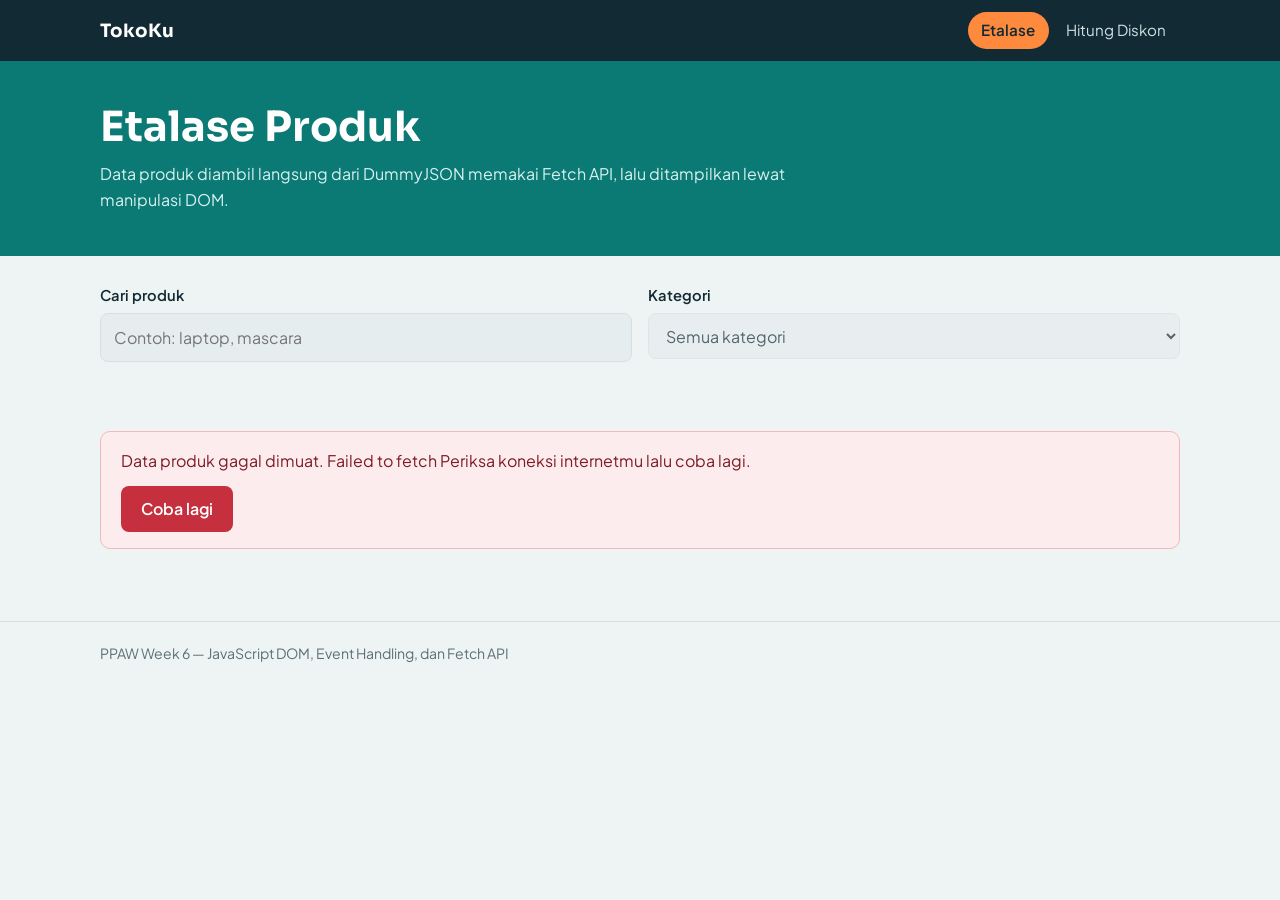
<file: public/index.html>
<!DOCTYPE html>
<html lang="id">
<head>
  <meta charset="UTF-8">
  <meta name="viewport" content="width=device-width, initial-scale=1">
  <title>Etalase Produk — Week 6</title>
  <link rel="preconnect" href="https://fonts.googleapis.com">
  <link rel="preconnect" href="https://fonts.gstatic.com" crossorigin>
  <link href="https://fonts.googleapis.com/css2?family=Plus+Jakarta+Sans:wght@400;500;600&family=Sora:wght@600;700&display=swap" rel="stylesheet">
  <link rel="stylesheet" href="css/style.css">
</head>
<body>
  <header class="site-header">
    <nav class="nav" aria-label="Navigasi utama">
      <span class="brand">TokoKu</span>
      <ul>
        <li><a href="index.html" aria-current="page">Etalase</a></li>
        <li><a href="form.html">Hitung Diskon</a></li>
      </ul>
    </nav>
  </header>

  <main>
    <section class="hero">
      <div class="container">
        <h1>Etalase Produk</h1>
        <p>Data produk diambil langsung dari DummyJSON memakai Fetch API, lalu ditampilkan lewat manipulasi DOM.</p>
      </div>
    </section>

    <section class="container">
      <div class="toolbar">
        <div class="field">
          <label for="search">Cari produk</label>
          <input type="search" id="search" placeholder="Contoh: laptop, mascara" autocomplete="off" disabled>
        </div>
        <div class="field">
          <label for="category">Kategori</label>
          <select id="category" disabled>
            <option value="all">Semua kategori</option>
          </select>
        </div>
      </div>

      <p id="status" class="status" role="status" aria-live="polite"></p>

      <div id="error-box" class="error-box" role="alert" hidden>
        <p id="error-message"></p>
        <button type="button" id="retry-btn" class="btn">Coba lagi</button>
      </div>

      <div id="product-grid" class="grid" aria-busy="true"></div>
    </section>
  </main>

  <footer class="site-footer">
    <div class="container">PPAW Week 6 — JavaScript DOM, Event Handling, dan Fetch API</div>
  </footer>

  <script src="js/index.js"></script>
</body>
</html>
</file>
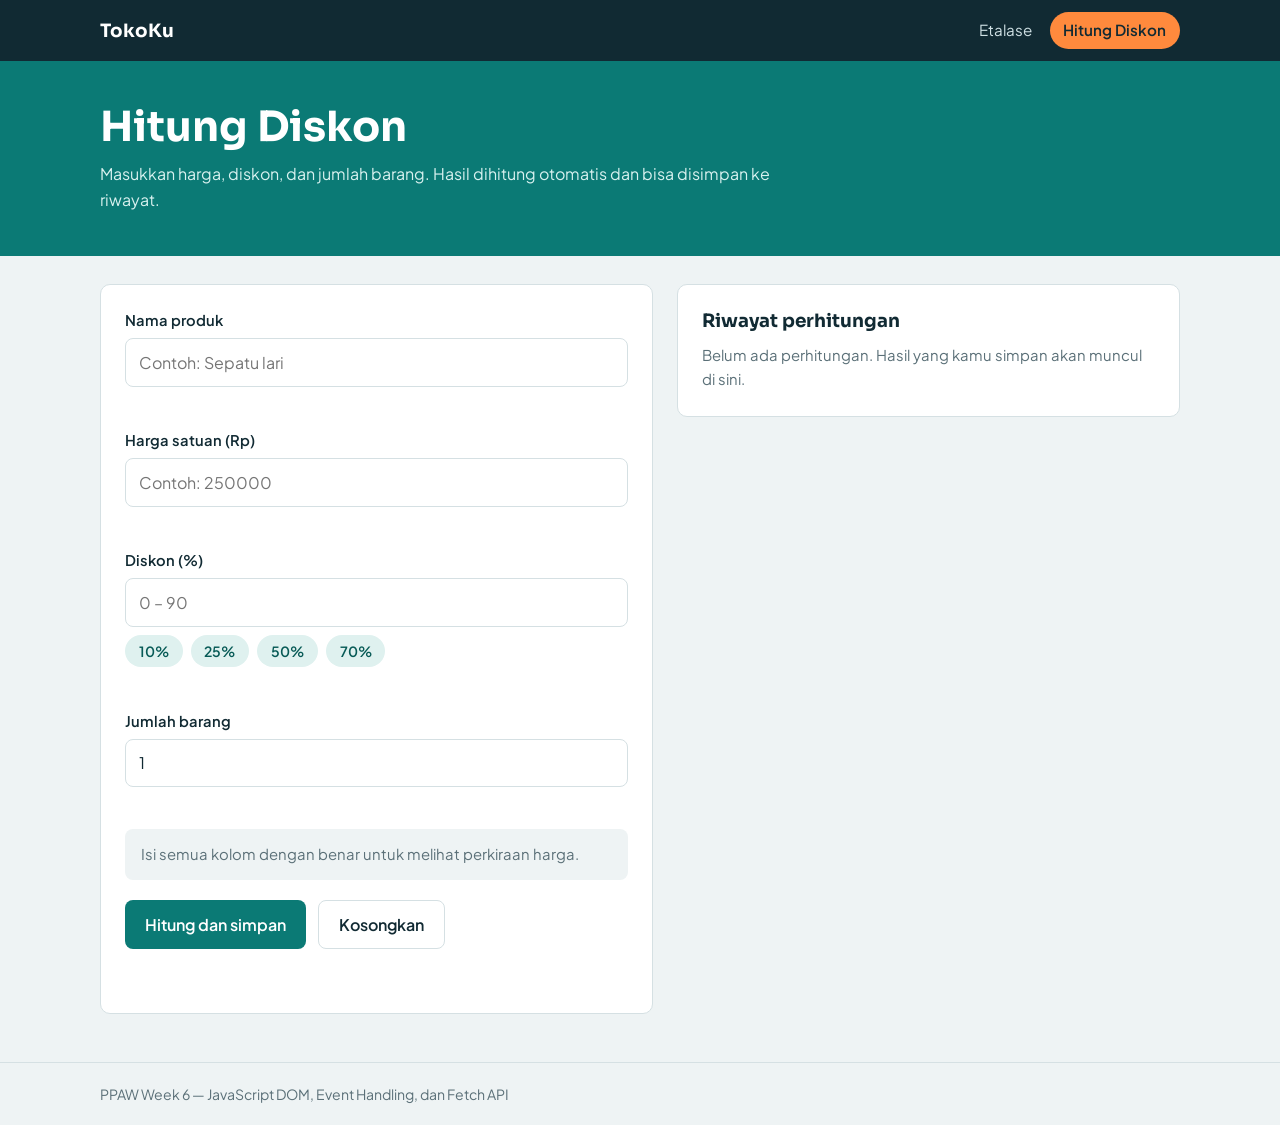
<file: public/form.html>
<!DOCTYPE html>
<html lang="id">
<head>
  <meta charset="UTF-8">
  <meta name="viewport" content="width=device-width, initial-scale=1">
  <title>Hitung Diskon — Week 6</title>
  <link rel="preconnect" href="https://fonts.googleapis.com">
  <link rel="preconnect" href="https://fonts.gstatic.com" crossorigin>
  <link href="https://fonts.googleapis.com/css2?family=Plus+Jakarta+Sans:wght@400;500;600&family=Sora:wght@600;700&display=swap" rel="stylesheet">
  <link rel="stylesheet" href="css/style.css">
  <link rel="stylesheet" href="css/form.css">
</head>
<body>
  <header class="site-header">
    <nav class="nav" aria-label="Navigasi utama">
      <span class="brand">TokoKu</span>
      <ul>
        <li><a href="index.html">Etalase</a></li>
        <li><a href="form.html" aria-current="page">Hitung Diskon</a></li>
      </ul>
    </nav>
  </header>

  <main>
    <section class="hero">
      <div class="container">
        <h1>Hitung Diskon</h1>
        <p>Masukkan harga, diskon, dan jumlah barang. Hasil dihitung otomatis dan bisa disimpan ke riwayat.</p>
      </div>
    </section>

    <section class="container layout">
      <form id="discount-form" class="panel" novalidate>
        <div class="field">
          <label for="productName">Nama produk</label>
          <input type="text" id="productName" name="productName" placeholder="Contoh: Sepatu lari" autocomplete="off">
          <p class="error" id="productName-error" aria-live="polite"></p>
        </div>

        <div class="field">
          <label for="price">Harga satuan (Rp)</label>
          <input type="number" id="price" name="price" placeholder="Contoh: 250000" inputmode="numeric">
          <p class="error" id="price-error" aria-live="polite"></p>
        </div>

        <div class="field">
          <label for="discount">Diskon (%)</label>
          <input type="number" id="discount" name="discount" placeholder="0 – 90" inputmode="decimal">
          <div class="chips" role="group" aria-label="Pilihan diskon cepat">
            <button type="button" class="chip" data-discount="10">10%</button>
            <button type="button" class="chip" data-discount="25">25%</button>
            <button type="button" class="chip" data-discount="50">50%</button>
            <button type="button" class="chip" data-discount="70">70%</button>
          </div>
          <p class="error" id="discount-error" aria-live="polite"></p>
        </div>

        <div class="field">
          <label for="qty">Jumlah barang</label>
          <input type="number" id="qty" name="qty" value="1" inputmode="numeric">
          <p class="error" id="qty-error" aria-live="polite"></p>
        </div>

        <p class="preview" id="preview" aria-live="polite">Isi semua kolom untuk melihat perkiraan harga.</p>

        <div class="actions">
          <button type="submit" class="btn">Hitung dan simpan</button>
          <button type="reset" class="btn btn-ghost" id="reset-btn">Kosongkan</button>
        </div>

        <p class="feedback" id="feedback" role="status" aria-live="polite"></p>
      </form>

      <section class="panel" aria-labelledby="history-title">
        <div class="panel-head">
          <h2 id="history-title">Riwayat perhitungan</h2>
          <button type="button" class="link-btn" id="clear-history" hidden>Hapus semua</button>
        </div>
        <p class="empty" id="history-empty">Belum ada perhitungan. Hasil yang kamu simpan akan muncul di sini.</p>
        <ul class="history" id="history-list"></ul>
      </section>
    </section>
  </main>

  <footer class="site-footer">
    <div class="container">PPAW Week 6 — JavaScript DOM, Event Handling, dan Fetch API</div>
  </footer>

  <script src="js/form.js"></script>
</body>
</html>
</file>
<file: public/css/style.css>
/* ===== Gaya utama (dipakai kedua halaman) ===== */
:root {
  --bg: #eef3f4;
  --surface: #ffffff;
  --ink: #112a33;
  --muted: #5b7078;
  --line: #d5e0e3;
  --teal: #0b7a75;
  --teal-dark: #075a56;
  --accent: #ff8a3d;
  --danger: #c62f3d;
  --ok: #1f7a4d;
  --radius: 10px;
}

* { box-sizing: border-box; }

body {
  margin: 0;
  font-family: "Plus Jakarta Sans", system-ui, -apple-system, "Segoe UI", sans-serif;
  background: var(--bg);
  color: var(--ink);
  line-height: 1.6;
}

h1, h2, h3, .brand { font-family: "Sora", "Plus Jakarta Sans", system-ui, sans-serif; line-height: 1.25; }

a { color: inherit; }
:focus-visible { outline: 3px solid var(--accent); outline-offset: 2px; }

.container { width: min(1080px, 100% - 2rem); margin-inline: auto; }

/* Navigasi */
.site-header { position: sticky; top: 0; z-index: 10; background: var(--ink); color: #fff; }
.nav { width: min(1080px, 100% - 2rem); margin-inline: auto; display: flex; align-items: center; justify-content: space-between; padding: .75rem 0; }
.brand { font-weight: 700; font-size: 1.15rem; }
.nav ul { display: flex; gap: .25rem; list-style: none; margin: 0; padding: 0; }
.nav a { display: block; padding: .4rem .85rem; border-radius: 999px; text-decoration: none; color: #cfe0e4; font-size: .95rem; }
.nav a:hover { background: rgba(255,255,255,.1); color: #fff; }
.nav a[aria-current="page"] { background: var(--accent); color: var(--ink); font-weight: 600; }

/* Hero */
.hero { background: var(--teal); color: #fff; padding: 2.5rem 0 2.75rem; }
.hero h1 { margin: 0 0 .5rem; font-size: clamp(1.8rem, 4vw, 2.6rem); }
.hero p { margin: 0; max-width: 60ch; color: #d8f1ef; }

/* Toolbar pencarian */
.toolbar { display: flex; flex-wrap: wrap; gap: 1rem; margin: 1.75rem 0 .75rem; }
.toolbar .field { flex: 1 1 240px; }

/* Field form */
.field { margin-bottom: 1.1rem; }
label { display: block; font-weight: 600; font-size: .92rem; margin-bottom: .35rem; }
input, select {
  width: 100%;
  padding: .65rem .8rem;
  font: inherit;
  color: var(--ink);
  background: var(--surface);
  border: 1.5px solid var(--line);
  border-radius: 8px;
}
input:disabled, select:disabled { background: #e6edef; cursor: not-allowed; }
input:focus, select:focus { outline: none; border-color: var(--teal); box-shadow: 0 0 0 3px rgba(11,122,117,.18); }

/* Tombol */
.btn {
  font: inherit; font-weight: 600;
  padding: .65rem 1.25rem;
  color: #fff; background: var(--teal);
  border: 0; border-radius: 8px; cursor: pointer;
}
.btn:hover { background: var(--teal-dark); }
.btn-ghost { background: transparent; color: var(--ink); border: 1.5px solid var(--line); }
.btn-ghost:hover { background: var(--bg); }

.link-btn { font: inherit; font-size: .9rem; font-weight: 600; color: var(--teal); background: none; border: 0; padding: .2rem 0; cursor: pointer; text-decoration: underline; text-underline-offset: 3px; }
.link-btn:hover { color: var(--teal-dark); }
.link-btn.danger { color: var(--danger); }

/* Status & error */
.status { min-height: 1.5rem; margin: .25rem 0 1rem; color: var(--muted); font-size: .93rem; }
.error-box { background: #fdecee; border: 1.5px solid #f2b8be; color: #7d1a24; padding: 1rem 1.25rem; border-radius: var(--radius); margin-bottom: 1.5rem; }
.error-box p { margin: 0 0 .75rem; }
.error-box .btn { background: var(--danger); }
[hidden] { display: none !important; }

/* Grid produk */
.grid { display: grid; grid-template-columns: repeat(auto-fill, minmax(220px, 1fr)); gap: 1.25rem; padding-bottom: 3rem; }
.card { background: var(--surface); border: 1px solid var(--line); border-radius: var(--radius); overflow: hidden; display: flex; flex-direction: column; }
.card img { width: 100%; aspect-ratio: 1; object-fit: contain; background: #f6f9fa; }
.card-body { padding: .9rem 1rem 1.1rem; display: flex; flex-direction: column; gap: .3rem; flex: 1; }
.card h3 { margin: 0; font-size: 1rem; }
.tag { align-self: flex-start; font-size: .78rem; font-weight: 600; color: var(--teal-dark); background: #dff1ef; padding: .1rem .55rem; border-radius: 999px; }
.price { margin: 0; font-weight: 700; font-size: 1.15rem; }
.meta { margin: 0; font-size: .85rem; color: var(--muted); }
.detail { margin: .25rem 0; font-size: .88rem; color: var(--ink); }
.card-body .link-btn { align-self: flex-start; margin-top: auto; }

/* Skeleton loading */
.skeleton { min-height: 320px; background: linear-gradient(100deg, #e4ebee 30%, #f2f6f7 50%, #e4ebee 70%); background-size: 200% 100%; animation: shimmer 1.3s linear infinite; border: 0; }
@keyframes shimmer { to { background-position-x: -200%; } }

/* Footer */
.site-footer { border-top: 1px solid var(--line); padding: 1.25rem 0; color: var(--muted); font-size: .88rem; }

@media (prefers-reduced-motion: reduce) {
  .skeleton { animation: none; }
}
</file>
<file: public/css/form.css>
/* ===== Gaya khusus halaman form (dimuat setelah style.css) ===== */

.layout { display: grid; grid-template-columns: minmax(0, 1.1fr) minmax(0, 1fr); gap: 1.5rem; margin-block: 1.75rem 3rem; align-items: start; }

.panel { background: var(--surface); border: 1px solid var(--line); border-radius: var(--radius); padding: 1.5rem; }
.panel-head { display: flex; align-items: center; justify-content: space-between; gap: 1rem; margin-bottom: .75rem; }
.panel h2 { margin: 0; font-size: 1.15rem; }

/* Validasi */
input.invalid { border-color: var(--danger); background: #fff8f8; }
.error { min-height: 1.25rem; margin: .3rem 0 0; font-size: .85rem; color: var(--danger); }

/* Diskon cepat */
.chips { display: flex; flex-wrap: wrap; gap: .5rem; margin-top: .5rem; }
.chip { font: inherit; font-size: .88rem; font-weight: 600; padding: .25rem .8rem; color: var(--teal-dark); background: #dff1ef; border: 1.5px solid transparent; border-radius: 999px; cursor: pointer; }
.chip:hover { border-color: var(--teal); }

/* Pratinjau hasil */
.preview { margin: .25rem 0 1.25rem; padding: .85rem 1rem; border-radius: 8px; background: var(--bg); color: var(--muted); font-size: .93rem; }
.preview.ready { background: #dff1ef; color: var(--teal-dark); font-weight: 600; }

.actions { display: flex; flex-wrap: wrap; gap: .75rem; }

.feedback { min-height: 1.5rem; margin: 1rem 0 0; font-size: .93rem; font-weight: 500; }
.ok-text { color: var(--ok); }
.error-text { color: var(--danger); }

/* Riwayat */
.empty { margin: 0; color: var(--muted); font-size: .93rem; }
.history { list-style: none; margin: 0; padding: 0; }
.history li { display: flex; justify-content: space-between; align-items: flex-start; gap: 1rem; padding: .85rem 0; border-top: 1px solid var(--line); }
.history li:first-child { border-top: 0; }
.history div { display: flex; flex-direction: column; font-size: .9rem; color: var(--muted); }
.history strong { color: var(--ink); font-size: 1rem; }
.history .total { color: var(--teal-dark); font-weight: 600; }

@media (max-width: 760px) {
  .layout { grid-template-columns: 1fr; }
}
</file>
